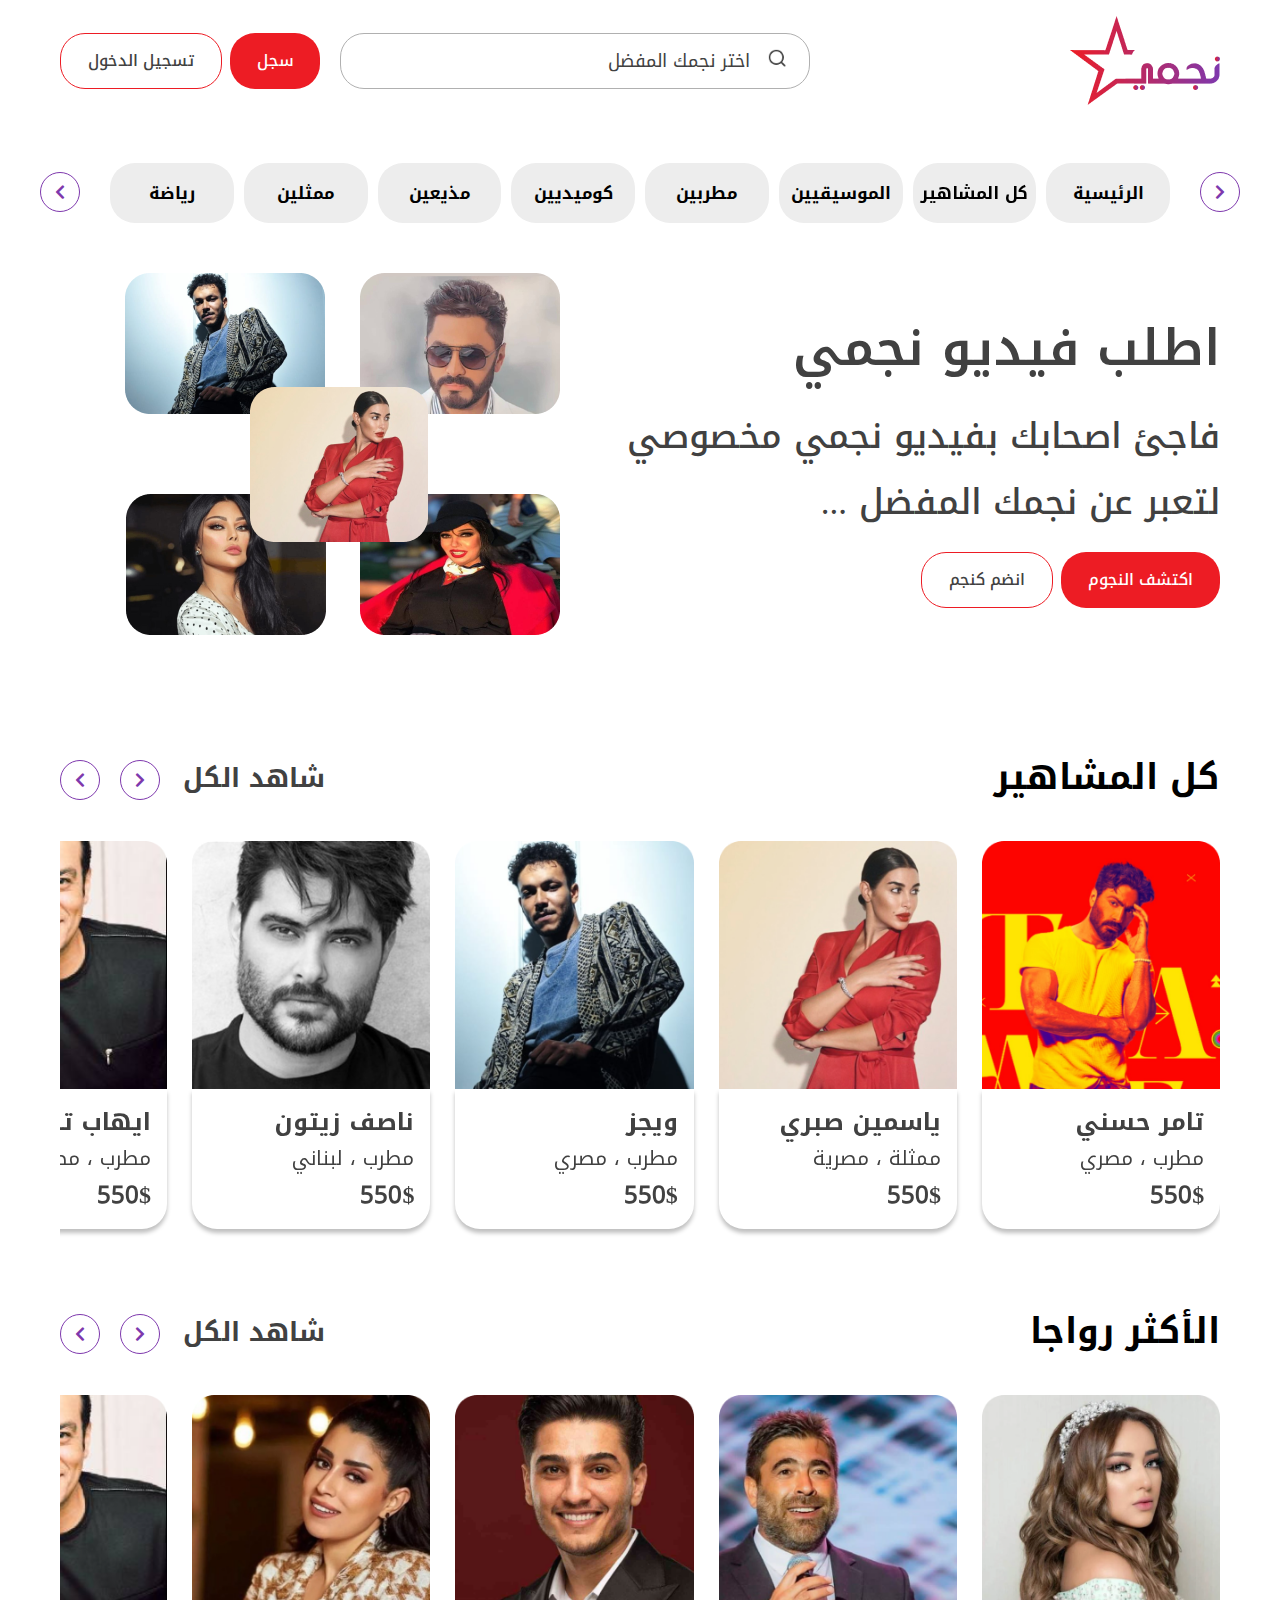
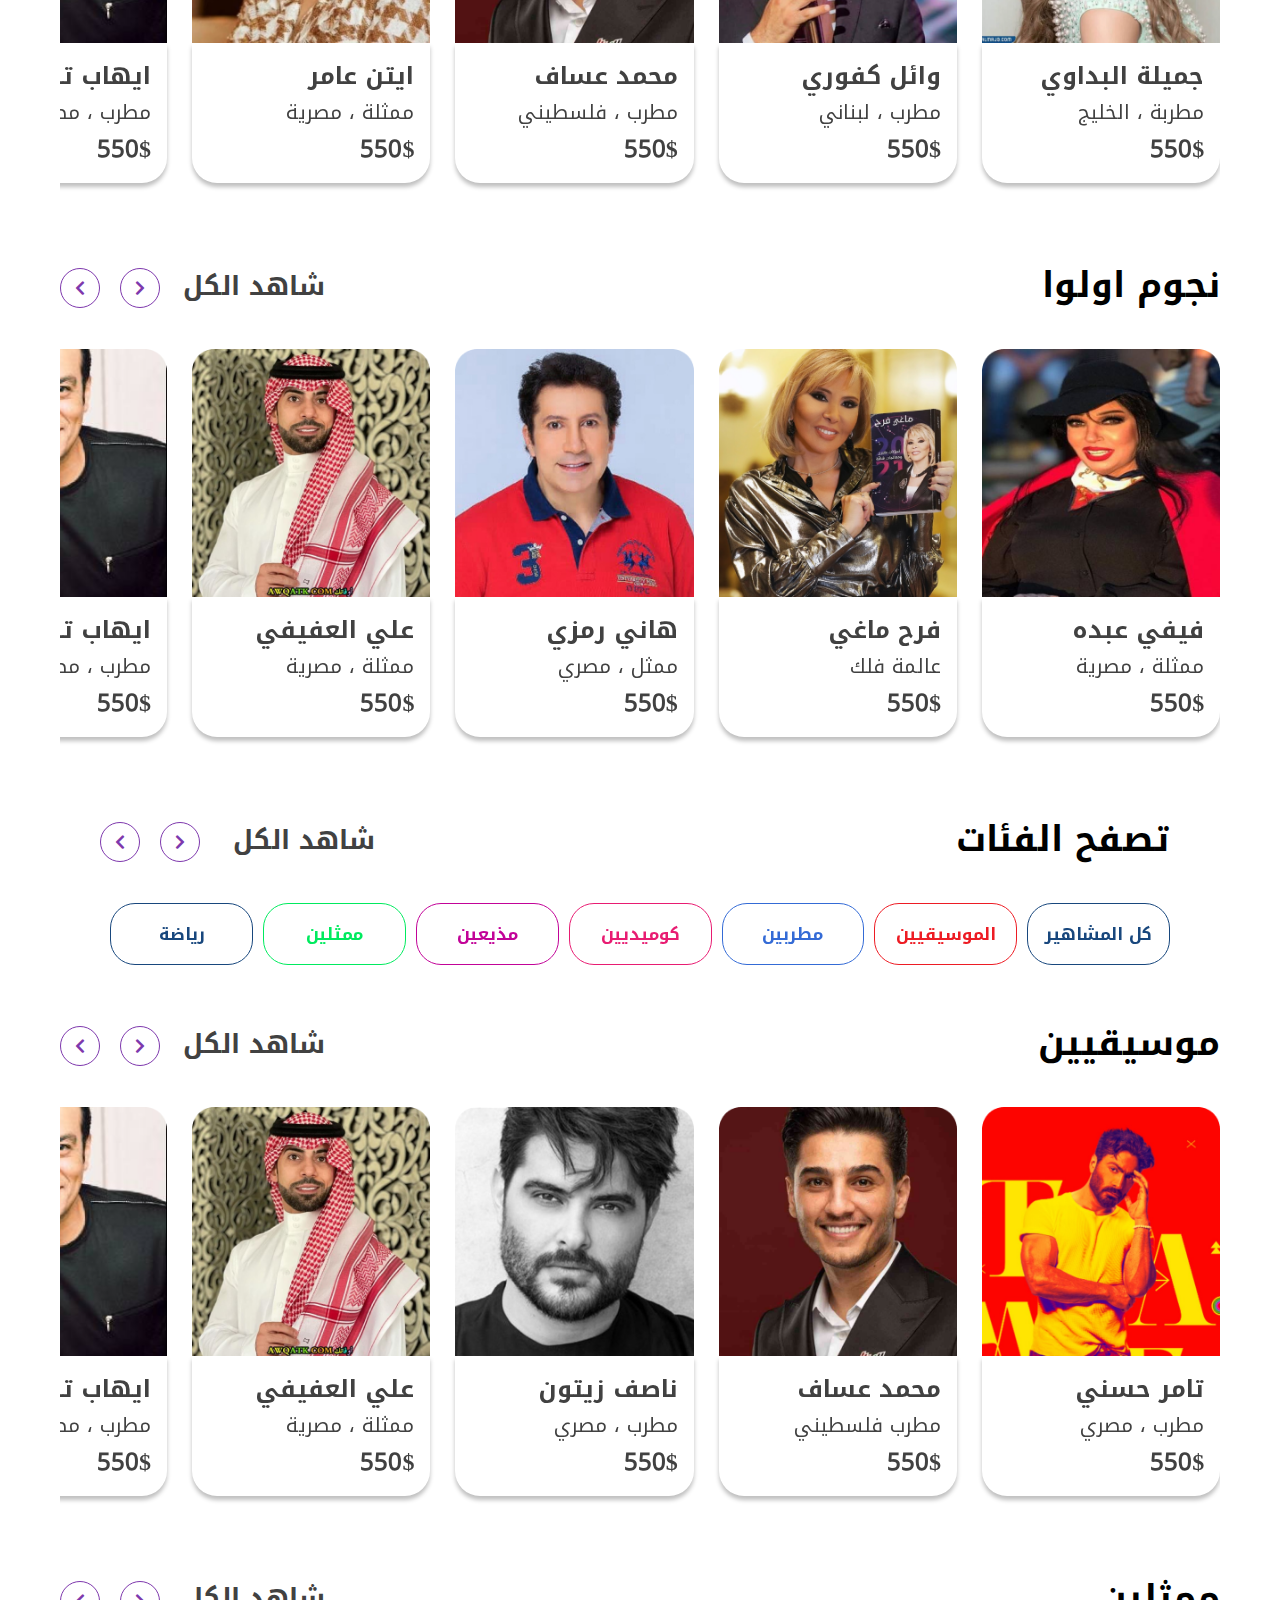
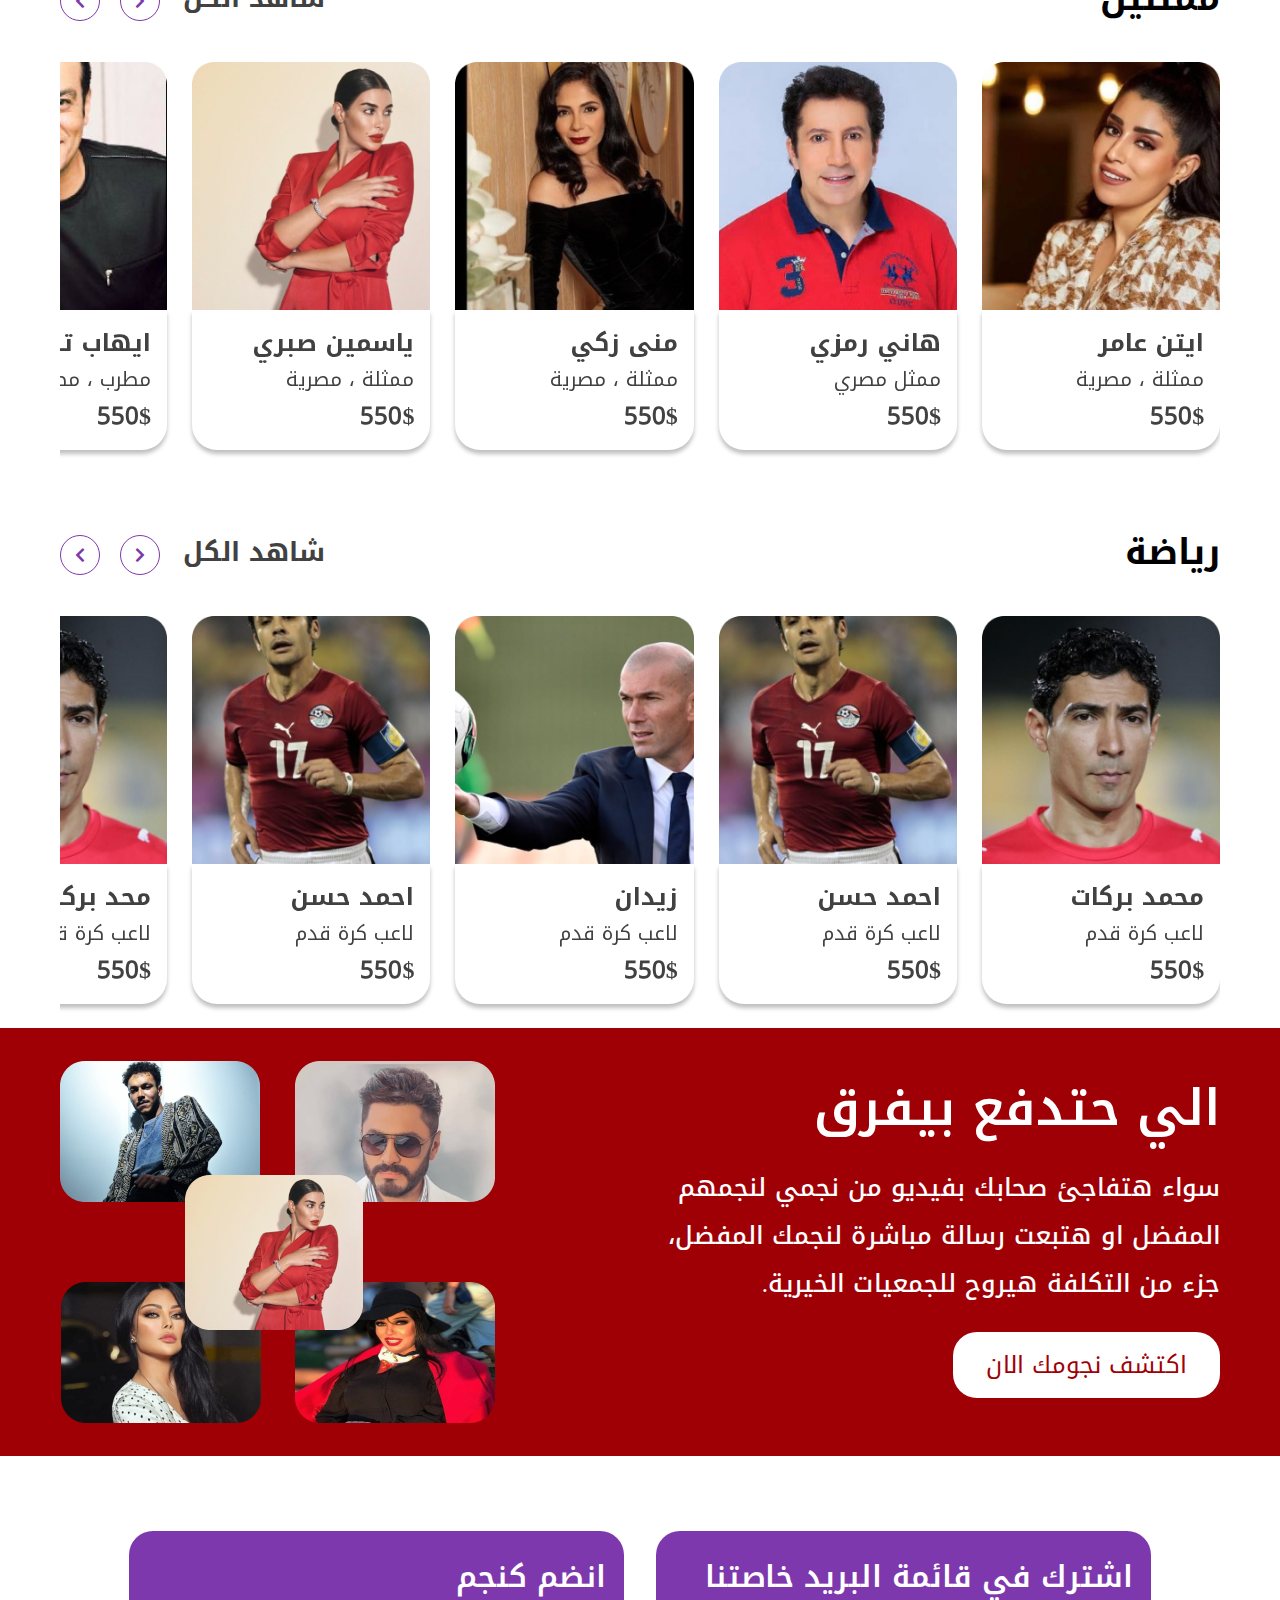
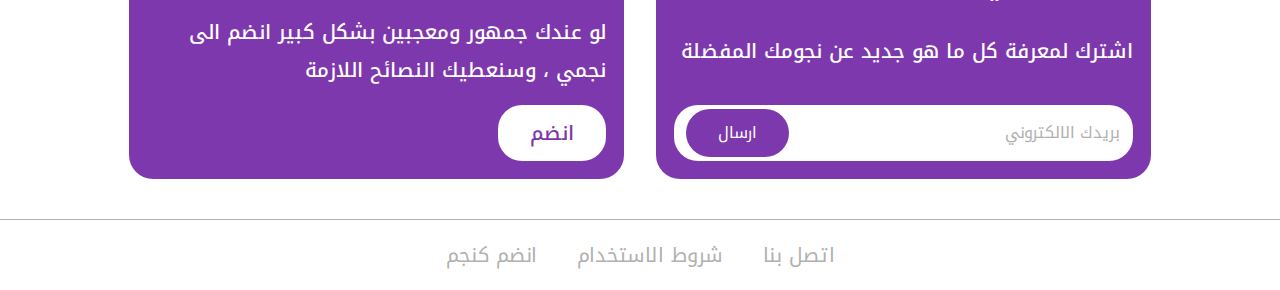
<file: index.html>
<!DOCTYPE html>
<html lang="en">

<head>
    <meta charset="UTF-8">
    <meta http-equiv="X-UA-Compatible" content="IE=edge">
    <meta name="viewport" content="width=device-width, initial-scale=1.0">
    <title>الرئيسية</title>
    <link rel="stylesheet" href="css/bootstrap.min.css">
    <link rel="stylesheet" href="css/owl.carousel.min.css">
    <link rel="stylesheet" href="css/fontawesome-all.min.css">
    <link rel="stylesheet" href="css/style.css">

</head>

<body dir="rtl">
    <nav class="navbar navbar-expand-lg">
        <div class="container-fluid">
            <a class="navbar-brand" href="#">
                <img src="imgs/logo.png" alt="logo" />
            </a>
            <div class="d-flex align-items-center actions">
                <span data-toggle="modal" data-target="#exampleModalCenter">
                    <img width="19" src="imgs/akar-icons_search.png" alt="search" />
                </span>
                <!-- Search Modal in mobile -->
                <!-- Modal -->
                <div class="modal fade" id="exampleModalCenter" tabindex="-1" role="dialog"
                    aria-labelledby="exampleModalCenterTitle" aria-hidden="true">
                    <div class="modal-dialog modal-dialog-centered" role="document">
                        <div class="modal-content">
                            <div class="modal-header">
                                <h5 class="modal-title" id="exampleModalLongTitle"> أختر نجمك المفضل </h5>
                                <button type="button" class="close" data-dismiss="modal" aria-label="Close">
                                    <span aria-hidden="true">&times;</span>
                                </button>
                            </div>
                            <div class="modal-body">
                                <form class="form-inline my-2 my-lg-0">
                                    <button class="" type="submit">
                                        <img src="imgs/akar-icons_search.png" width="19" alt="search">
                                    </button>
                                    <input class="form-control" type="search" placeholder="اختر نجمك المفضل"
                                        aria-label="Search">
                                </form>
                            </div>

                        </div>
                    </div>
                </div>
                <button class="navbar-toggler" type="button" data-toggle="collapse"
                    data-target="#navbarSupportedContent" aria-controls="navbarSupportedContent" aria-expanded="false"
                    aria-label="Toggle navigation">
                    <svg xmlns="http://www.w3.org/2000/svg" class="icon icon-tabler icon-tabler-menu-2" width="24"
                        height="24" viewBox="0 0 24 24" stroke-width="1.5" stroke="#000000" fill="none"
                        stroke-linecap="round" stroke-linejoin="round">
                        <path stroke="none" d="M0 0h24v24H0z" fill="none" />
                        <line x1="4" y1="6" x2="20" y2="6" />
                        <line x1="4" y1="12" x2="20" y2="12" />
                        <line x1="4" y1="18" x2="20" y2="18" />
                    </svg>
                </button>
            </div>

            <div class="collapse navbar-collapse" id="navbarSupportedContent">
                <ul class="navbar-nav mr-auto">
                    <li class="nav-item active">
                        <a class="nav-link" href="#">الرئيسية <span class="sr-only">(current)</span></a>
                    </li>
                    <li class="nav-item">
                        <a class="nav-link" href="#">كل المشاهير</a>
                    </li>

                    <li class="nav-item">
                        <a class="nav-link" href="#">الموسيقيين </a>
                    </li>
                    <li class="nav-item">
                        <a class="nav-link" href="#">مطربين </a>
                    </li>
                    <li class="nav-item">
                        <a class="nav-link" href="#">كوميديين </a>
                    </li>
                    <li class="nav-item">
                        <a class="nav-link" href="#">مذيعين </a>
                    </li>
                    <li class="nav-item">
                        <a class="nav-link" href="#">ممثلين </a>
                    </li>
                    <li class="nav-item">
                        <a class="nav-link" href="#">رياضة </a>
                    </li>
                </ul>
                <div class="register">
                    <form class="form-inline my-2 my-lg-0">
                        <button class="" type="submit">
                            <img src="imgs/akar-icons_search.png" width="19" alt="search">
                        </button>
                        <input class="form-control" type="search" placeholder="اختر نجمك المفضل" aria-label="Search">
                    </form>
                    <div class="login_actions">
                        <a class="reg" href="#"> سجل </a>
                        <a class="log" href="#"> تسجيل الدخول </a>
                    </div>
                </div>
            </div>
        </div>
    </nav>


    <section class="links">
        <div class="container-fluid">
            <div class="owl-carousel links_owl owl-theme">
                <div class="link">
                    <a href="#"> الرئيسية </a>
                </div>
                <div class="link">
                    <a href="#"> كل المشاهير </a>
                </div>
                <div class="link">
                    <a href="#"> الموسيقيين </a>
                </div>
                <div class="link">
                    <a href="#"> مطربين </a>
                </div>
                <div class="link">
                    <a href="#"> كوميديين</a>
                </div>
                <div class="link">
                    <a href="#"> مذيعين</a>
                </div>
                <div class="link">
                    <a href="#"> ممثلين </a>
                </div>
                <div class="link">
                    <a href="#"> رياضة </a>
                </div>
                <div class="link">
                    <a href="#"> رياضة </a>
                </div>
                <div class="link">
                    <a href="#"> رياضة </a>
                </div>
                <div class="link">
                    <a href="#"> رياضة </a>
                </div>

            </div>
        </div>
    </section>

    <section class="hero">
        <div class="container-fluid">
            <div class="row">
                <div class="col-lg-6 d-flex align-items-center">
                    <div class="hero_content">
                        <h1>اطلب فيديو نجمي </h1>
                        <p>
                            فاجئ اصحابك بفيديو نجمي مخصوصي
                            لتعبر عن نجمك المفضل ...
                        </p>
                        <div class="actions">
                            <a class="reg" href="#"> اكتشف النجوم </a>
                            <a class="log" href="#"> انضم كنجم </a>
                        </div>
                    </div>
                </div>
                <div class="col-lg-6 text-center">
                    <img src="imgs/hero.png" alt="hero" />
                </div>
            </div>
        </div>
    </section>

    <section class="most_trend all_stars">
        <div class="container-fluid">
            <div class="head d-flex align-items-center justify-content-between">
                <h2>كل المشاهير</h2>
                <a href="#"> شاهد الكل </a>
            </div>
            <div class="owl-carousel most_trend_owl owl-theme">
                <div class="link">
                    <a href="famous.html">
                        <img src="imgs/tamer.png" alt="tamer" />
                        <div class="desc">
                            <h5>تامر حسني </h5>
                            <span>مطرب ، مصري</span>
                            <strong> 550$ </strong>
                        </div>
                    </a>
                </div>
                <div class="link">
                    <a href="famous.html">
                        <img src="imgs/yasmeen.png" alt="tamer" />
                        <div class="desc">
                            <h5> ياسمين صبري </h5>
                            <span>ممثلة ، مصرية</span>
                            <strong> 550$ </strong>
                        </div>
                    </a>
                </div>
                <div class="link">
                    <a href="famous.html">
                        <img src="imgs/wegs.png" alt="tamer" />
                        <div class="desc">
                            <h5> ويجز </h5>
                            <span>مطرب ، مصري</span>
                            <strong> 550$ </strong>
                        </div>
                    </a>
                </div>
                <div class="link">
                    <a href="famous.html">
                        <img src="imgs/nasef.png" alt="tamer" />
                        <div class="desc">
                            <h5> ناصف زيتون </h5>
                            <span>مطرب ، لبناني</span>
                            <strong> 550$ </strong>
                        </div>
                    </a>
                </div>
                <div class="link">
                    <a href="famous.html">
                        <img src="imgs/ehab.png" alt="tamer" />
                        <div class="desc">
                            <h5> ايهاب توفيق </h5>
                            <span>مطرب ، مصري</span>
                            <strong> 550$ </strong>
                        </div>
                    </a>
                </div>

            </div>
        </div>
    </section>

    <section class="most_trend  trending">
        <div class="container-fluid">
            <div class="head d-flex align-items-center justify-content-between">
                <h2> الأكثر رواجا </h2>
                <a href="#"> شاهد الكل </a>
            </div>
            <div class="owl-carousel most_trend_owl owl-theme">
                <div class="link">
                    <a href="#">
                        <img src="imgs/gamela.png" alt="tamer" />
                        <div class="desc">
                            <h5> جميلة البداوي </h5>
                            <span>مطربة ، الخليج</span>
                            <strong> 550$ </strong>
                        </div>
                    </a>
                </div>
                <div class="link">
                    <a href="#">
                        <img src="imgs/wael.png" alt="tamer" />
                        <div class="desc">
                            <h5> وائل كفوري </h5>
                            <span>مطرب ، لبناني</span>
                            <strong> 550$ </strong>
                        </div>
                    </a>
                </div>
                <div class="link">
                    <a href="#">
                        <img src="imgs/3saaf.png" alt="tamer" />
                        <div class="desc">
                            <h5> محمد عساف </h5>
                            <span>مطرب ، فلسطيني</span>
                            <strong> 550$ </strong>
                        </div>
                    </a>
                </div>
                <div class="link">
                    <a href="#">
                        <img src="imgs/ayten.png" alt="tamer" />
                        <div class="desc">
                            <h5> ايتن عامر </h5>
                            <span>ممثلة ، مصرية </span>
                            <strong> 550$ </strong>
                        </div>
                    </a>
                </div>
                <div class="link">
                    <a href="#">
                        <img src="imgs/ehab.png" alt="tamer" />
                        <div class="desc">
                            <h5> ايهاب توفيق </h5>
                            <span>مطرب ، مصري</span>
                            <strong> 550$ </strong>
                        </div>
                    </a>
                </div>

            </div>
        </div>
    </section>
    <section class="most_trend  trending first">
        <div class="container-fluid">
            <div class="head d-flex align-items-center justify-content-between">
                <h2> نجوم اولوا </h2>
                <a href="#"> شاهد الكل </a>
            </div>
            <div class="owl-carousel most_trend_owl owl-theme">
                <div class="link">
                    <a href="#">
                        <img src="imgs/fifi.png" alt="tamer" />
                        <div class="desc">
                            <h5> فيفي عبده </h5>
                            <span>ممثلة ، مصرية </span>
                            <strong> 550$ </strong>
                        </div>
                    </a>
                </div>
                <div class="link">
                    <a href="#">
                        <img src="imgs/farah.png" alt="tamer" />
                        <div class="desc">
                            <h5> فرح ماغي </h5>
                            <span> عالمة فلك </span>
                            <strong> 550$ </strong>
                        </div>
                    </a>
                </div>
                <div class="link">
                    <a href="#">
                        <img src="imgs/hany.png" alt="tamer" />
                        <div class="desc">
                            <h5> هاني رمزي </h5>
                            <span>ممثل ، مصري </span>
                            <strong> 550$ </strong>
                        </div>
                    </a>
                </div>
                <div class="link">
                    <a href="#">
                        <img src="imgs/ali.png" alt="tamer" />
                        <div class="desc">
                            <h5> علي العفيفي </h5>
                            <span>ممثلة ، مصرية </span>
                            <strong> 550$ </strong>
                        </div>
                    </a>
                </div>
                <div class="link">
                    <a href="#">
                        <img src="imgs/ehab.png" alt="tamer" />
                        <div class="desc">
                            <h5> ايهاب توفيق </h5>
                            <span>مطرب ، مصري</span>
                            <strong> 550$ </strong>
                        </div>
                    </a>
                </div>

            </div>
        </div>
    </section>
    <section class="most_trend links  trending brous_cats">
        <div class="container-fluid">
            <div class="head d-flex align-items-center justify-content-between">
                <h2> تصفح الفئات </h2>
                <a href="#"> شاهد الكل </a>
            </div>
            <div class="owl-carousel owl-theme cats_owl">
                <div class="link">
                    <a class="all" href="#"> كل المشاهير </a>
                </div>
                <div class="link">
                    <a class="music" href="#"> الموسيقيين </a>
                </div>
                <div class="link">
                    <a class="singers" href="#"> مطربين </a>
                </div>
                <div class="link">
                    <a class="comedy" href="#"> كوميديين</a>
                </div>
                <div class="link">
                    <a class="radio" href="#"> مذيعين</a>
                </div>
                <div class="link">
                    <a class="artist" href="#"> ممثلين </a>
                </div>
                <div class="link">
                    <a class="sport" href="#"> رياضة </a>
                </div>
            </div>
        </div>
    </section>

    <section class="most_trend music  trending first">
        <div class="container-fluid">
            <div class="head d-flex align-items-center justify-content-between">
                <h2> موسيقيين </h2>
                <a href="#"> شاهد الكل </a>
            </div>
            <div class="owl-carousel most_trend_owl owl-theme">
                <div class="link">
                    <a href="#">
                        <img src="imgs/tamer.png" alt="tamer" />
                        <div class="desc">
                            <h5> تامر حسني </h5>
                            <span>مطرب ، مصري </span>
                            <strong> 550$ </strong>
                        </div>
                    </a>
                </div>
                <div class="link">
                    <a href="#">
                        <img src="imgs/3saaf.png" alt="tamer" />
                        <div class="desc">
                            <h5> محمد عساف </h5>
                            <span> مطرب فلسطيني </span>
                            <strong> 550$ </strong>
                        </div>
                    </a>
                </div>
                <div class="link">
                    <a href="#">
                        <img src="imgs/nasef.png" alt="tamer" />
                        <div class="desc">
                            <h5> ناصف زيتون </h5>
                            <span>مطرب ، مصري </span>
                            <strong> 550$ </strong>
                        </div>
                    </a>
                </div>
                <div class="link">
                    <a href="#">
                        <img src="imgs/ali.png" alt="tamer" />
                        <div class="desc">
                            <h5> علي العفيفي </h5>
                            <span>ممثلة ، مصرية </span>
                            <strong> 550$ </strong>
                        </div>
                    </a>
                </div>
                <div class="link">
                    <a href="#">
                        <img src="imgs/ehab.png" alt="tamer" />
                        <div class="desc">
                            <h5> ايهاب توفيق </h5>
                            <span>مطرب ، مصري</span>
                            <strong> 550$ </strong>
                        </div>
                    </a>
                </div>

            </div>
        </div>
    </section>
    <section class="most_trend  artist trending first">
        <div class="container-fluid">
            <div class="head d-flex align-items-center justify-content-between">
                <h2> ممثلين </h2>
                <a href="#"> شاهد الكل </a>
            </div>
            <div class="owl-carousel most_trend_owl owl-theme">
                <div class="link">
                    <a href="#">
                        <img src="imgs/ayten.png" alt="tamer" />
                        <div class="desc">
                            <h5> ايتن عامر </h5>
                            <span>ممثلة ، مصرية </span>
                            <strong> 550$ </strong>
                        </div>
                    </a>
                </div>
                <div class="link">
                    <a href="#">
                        <img src="imgs/hany.png" alt="tamer" />
                        <div class="desc">
                            <h5> هاني رمزي </h5>
                            <span> ممثل مصري </span>
                            <strong> 550$ </strong>
                        </div>
                    </a>
                </div>
                <div class="link">
                    <a href="#">
                        <img src="imgs/mons.png" alt="tamer" />
                        <div class="desc">
                            <h5> منى زكي </h5>
                            <span>ممثلة ، مصرية </span>
                            <strong> 550$ </strong>
                        </div>
                    </a>
                </div>
                <div class="link">
                    <a href="#">
                        <img src="imgs/yasmeen.png" alt="tamer" />
                        <div class="desc">
                            <h5> ياسمين صبري </h5>
                            <span>ممثلة ، مصرية </span>
                            <strong> 550$ </strong>
                        </div>
                    </a>
                </div>
                <div class="link">
                    <a href="#">
                        <img src="imgs/ehab.png" alt="tamer" />
                        <div class="desc">
                            <h5> ايهاب توفيق </h5>
                            <span>مطرب ، مصري</span>
                            <strong> 550$ </strong>
                        </div>
                    </a>
                </div>
            </div>
        </div>
    </section>


    <section class="most_trend sport  trending first">
        <div class="container-fluid">
            <div class="head d-flex align-items-center justify-content-between">
                <h2> رياضة </h2>
                <a href="#"> شاهد الكل </a>
            </div>
            <div class="owl-carousel most_trend_owl owl-theme">
                <div class="link">
                    <a href="#">
                        <img src="imgs/barakat.png" alt="tamer" />
                        <div class="desc">
                            <h5> محمد بركات </h5>
                            <span> لاعب كرة قدم </span>
                            <strong> 550$ </strong>
                        </div>
                    </a>
                </div>
                <div class="link">
                    <a href="#">
                        <img src="imgs/ahmed_hassan.png" alt="tamer" />
                        <div class="desc">
                            <h5> احمد حسن </h5>
                            <span> لاعب كرة قدم </span>
                            <strong> 550$ </strong>
                        </div>
                    </a>
                </div>
                <div class="link">
                    <a href="#">
                        <img src="imgs/zizo.png" alt="tamer" />
                        <div class="desc">
                            <h5> زيدان </h5>
                            <span> لاعب كرة قدم </span>
                            <strong> 550$ </strong>
                        </div>
                    </a>
                </div>
                <div class="link">
                    <a href="#">
                        <img src="imgs/ahmed_hassan.png" alt="tamer" />
                        <div class="desc">
                            <h5> احمد حسن </h5>
                            <span> لاعب كرة قدم </span>
                            <strong> 550$ </strong>
                        </div>
                    </a>
                </div>
                <div class="link">
                    <a href="#">
                        <img src="imgs/barakat.png" alt="tamer" />
                        <div class="desc">
                            <h5> محد بركات </h5>
                            <span> لاعب كرة قدم </span>
                            <strong> 550$ </strong>
                        </div>
                    </a>
                </div>

            </div>
        </div>
    </section>


    <section class="donation">
        <div class="container-fluid">
            <div class="row">
                <div class="col-lg-6">
                    <div class="content">
                        <h3> الي حتدفع بيفرق </h3>
                        <p>
                            سواء هتفاجئ صحابك بفيديو من نجمي لنجمهم المفضل
                            او هتبعت رسالة مباشرة لنجمك المفضل، جزء من التكلفة هيروح
                            للجمعيات الخيرية.
                        </p>
                        <a href="#"> اكتشف نجومك الان </a>
                    </div>
                </div>
                <div class="col-lg-6 img_div">
                    <img src="imgs/hero.png" class="mw-100" alt="" />
                </div>

            </div>
        </div>
    </section>

    <section class="subscribe">
        <div class="container-fluid">
            <div class="sub_holder d-flex flex-wrap  justify-content-center">
                <div class="right_part">
                    <h3>اشترك في قائمة البريد خاصتنا</h3>
                    <p>
                        اشترك لمعرفة كل ما هو جديد عن نجومك المفضلة
                    </p>
                    <form action="">
                        <input type="email" placeholder="بريدك الالكتروني" />
                        <button> ارسال </button>
                    </form>
                </div>
                <div class="left_part">
                    <h3>انضم كنجم</h3>
                    <p>
                        لو عندك جمهور ومعجبين بشكل كبير
                        انضم الى نجمي ، وسنعطيك النصائح اللازمة
                    </p>

                    <a href="#"> انضم </a>
                </div>
            </div>
        </div>
    </section>
    <footer>
        <div class="container-fluid">
            <div class="d-flex footer_links align-items-center justify-content-center">
                <a href="#"> اتصل بنا </a>
                <a href="#"> شروط الاستخدام </a>
                <a href="#"> انضم كنجم</a>
            </div>
        </div>
    </footer>

    <script src="js/jquery-3.2.1.min.js"></script>
    <script src="js/popper.min.js"></script>
    <script src="js/bootstrap.min.js"></script>
    <script src="js/owl.carousel.min.js"></script>
    <script src="js/main.js"></script>
    <script>

    </script>
</body>

</html>
</file>
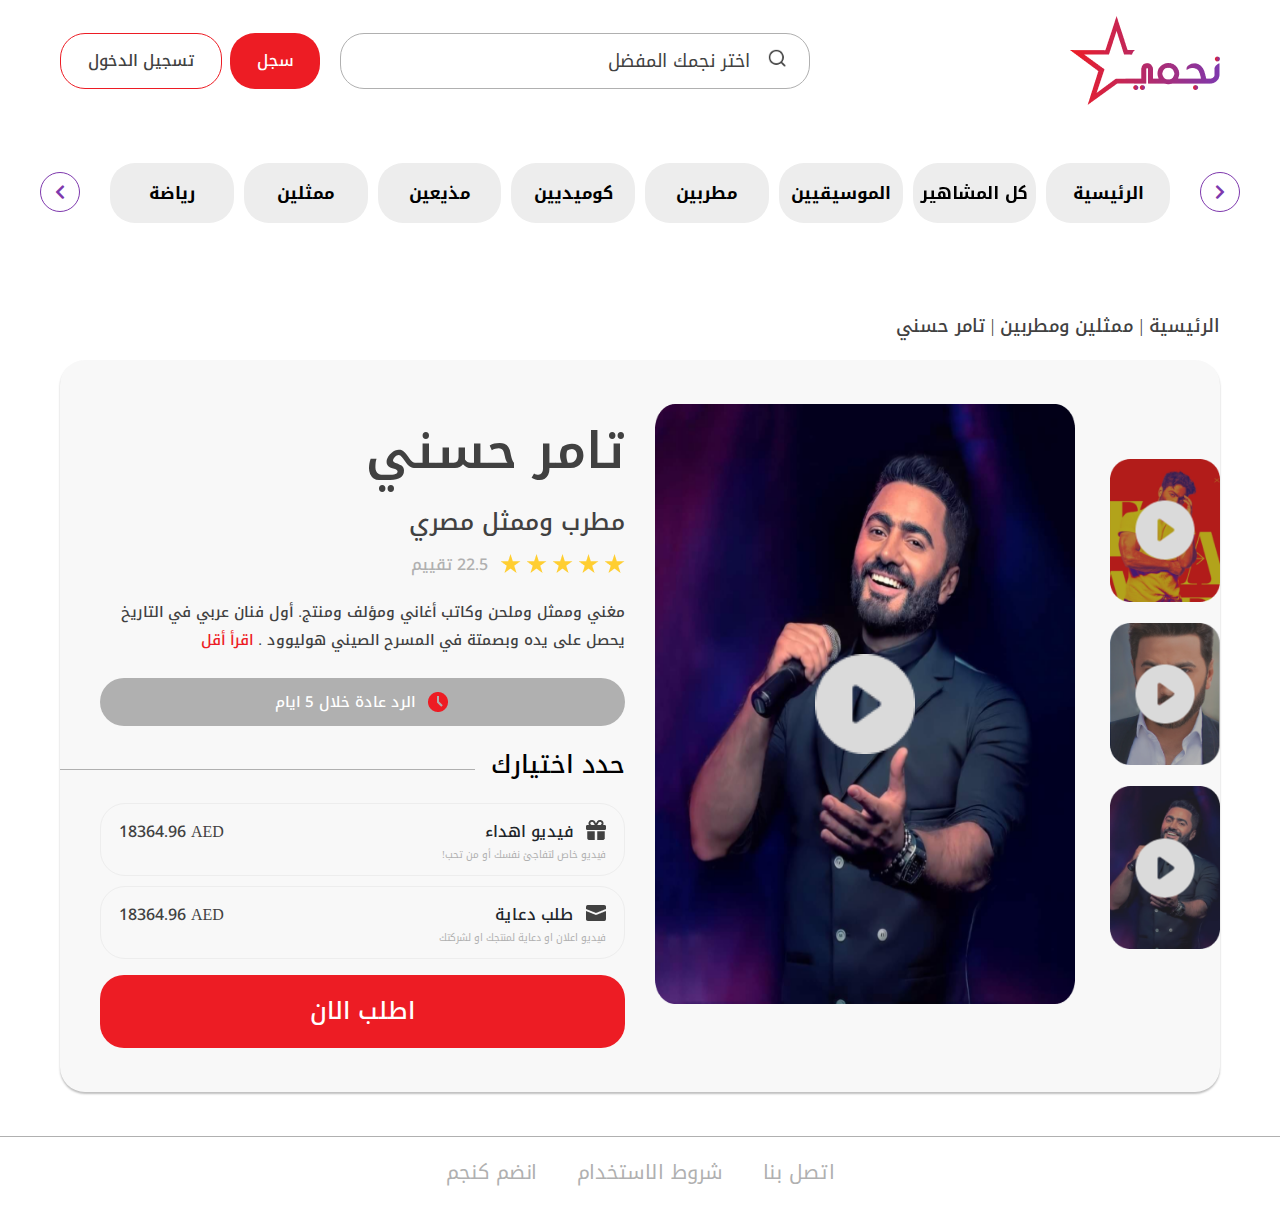
<file: famous.html>
<!DOCTYPE html>
<html lang="en">

<head>
    <meta charset="UTF-8">
    <meta http-equiv="X-UA-Compatible" content="IE=edge">
    <meta name="viewport" content="width=device-width, initial-scale=1.0">
    <title>الرئيسية</title>
    <link rel="stylesheet" href="css/bootstrap.min.css">
    <link rel="stylesheet" href="css/owl.carousel.min.css">
    <link rel="stylesheet" href="css/fontawesome-all.min.css">
    <link rel="stylesheet" href="css/style.css">

</head>

<body dir="rtl">
    <nav class="navbar navbar-expand-lg">
        <div class="container-fluid">
            <a class="navbar-brand" href="#">
                <img src="imgs/logo.png" alt="logo" />
            </a>
            <div class="d-flex align-items-center actions">
                <span data-toggle="modal" data-target="#exampleModalCenter">
                    <img width="19" src="imgs/akar-icons_search.png" alt="search" />
                </span>
                <!-- Search Modal in mobile -->
                <!-- Modal -->
                <div class="modal fade" id="exampleModalCenter" tabindex="-1" role="dialog"
                    aria-labelledby="exampleModalCenterTitle" aria-hidden="true">
                    <div class="modal-dialog modal-dialog-centered" role="document">
                        <div class="modal-content">
                            <div class="modal-header">
                                <h5 class="modal-title" id="exampleModalLongTitle"> أختر نجمك المفضل </h5>
                                <button type="button" class="close" data-dismiss="modal" aria-label="Close">
                                    <span aria-hidden="true">&times;</span>
                                </button>
                            </div>
                            <div class="modal-body">
                                <form class="form-inline my-2 my-lg-0">
                                    <button class="" type="submit">
                                        <img src="imgs/akar-icons_search.png" width="19" alt="search">
                                    </button>
                                    <input class="form-control" type="search" placeholder="اختر نجمك المفضل"
                                        aria-label="Search">
                                </form>
                            </div>

                        </div>
                    </div>
                </div>
                <button class="navbar-toggler" type="button" data-toggle="collapse"
                    data-target="#navbarSupportedContent" aria-controls="navbarSupportedContent" aria-expanded="false"
                    aria-label="Toggle navigation">
                    <svg xmlns="http://www.w3.org/2000/svg" class="icon icon-tabler icon-tabler-menu-2" width="24"
                        height="24" viewBox="0 0 24 24" stroke-width="1.5" stroke="#000000" fill="none"
                        stroke-linecap="round" stroke-linejoin="round">
                        <path stroke="none" d="M0 0h24v24H0z" fill="none" />
                        <line x1="4" y1="6" x2="20" y2="6" />
                        <line x1="4" y1="12" x2="20" y2="12" />
                        <line x1="4" y1="18" x2="20" y2="18" />
                    </svg>
                </button>
            </div>

            <div class="collapse navbar-collapse" id="navbarSupportedContent">
                <ul class="navbar-nav mr-auto">
                    <li class="nav-item active">
                        <a class="nav-link" href="#">الرئيسية <span class="sr-only">(current)</span></a>
                    </li>
                    <li class="nav-item">
                        <a class="nav-link" href="#">كل المشاهير</a>
                    </li>

                    <li class="nav-item">
                        <a class="nav-link" href="#">الموسيقيين </a>
                    </li>
                    <li class="nav-item">
                        <a class="nav-link" href="#">مطربين </a>
                    </li>
                    <li class="nav-item">
                        <a class="nav-link" href="#">كوميديين </a>
                    </li>
                    <li class="nav-item">
                        <a class="nav-link" href="#">مذيعين </a>
                    </li>
                    <li class="nav-item">
                        <a class="nav-link" href="#">ممثلين </a>
                    </li>
                    <li class="nav-item">
                        <a class="nav-link" href="#">رياضة </a>
                    </li>
                </ul>
                <div class="register">
                    <form class="form-inline my-2 my-lg-0">
                        <button class="" type="submit">
                            <img src="imgs/akar-icons_search.png" width="19" alt="search">
                        </button>
                        <input class="form-control" type="search" placeholder="اختر نجمك المفضل" aria-label="Search">
                    </form>
                    <div class="login_actions">
                        <a class="reg" href="#"> سجل </a>
                        <a class="log" href="#"> تسجيل الدخول </a>
                    </div>
                </div>
            </div>
        </div>
    </nav>


    <section class="links">
        <div class="container-fluid">
            <div class="owl-carousel links_owl owl-theme">
                <div class="link">
                    <a href="#"> الرئيسية </a>
                </div>
                <div class="link">
                    <a href="#"> كل المشاهير </a>
                </div>
                <div class="link">
                    <a href="#"> الموسيقيين </a>
                </div>
                <div class="link">
                    <a href="#"> مطربين </a>
                </div>
                <div class="link">
                    <a href="#"> كوميديين</a>
                </div>
                <div class="link">
                    <a href="#"> مذيعين</a>
                </div>
                <div class="link">
                    <a href="#"> ممثلين </a>
                </div>
                <div class="link">
                    <a href="#"> رياضة </a>
                </div>
                <div class="link">
                    <a href="#"> رياضة </a>
                </div>
                <div class="link">
                    <a href="#"> رياضة </a>
                </div>
                <div class="link">
                    <a href="#"> رياضة </a>
                </div>

            </div>
        </div>
    </section>

    <div class="bread">
        <div class="container-fluid">
            <span>الرئيسية | </span>
            <span>ممثلين ومطربين |</span>
            <a href="#"> تامر حسني </a>
        </div>
    </div>

    <section class="artist_info">
        <div class="container-fluid">
            <div class="artis_wrapper">
                <div class="row">
                    <div class="col-lg-6">
                        <div class="right_part d-flex">

                            <div class="thumbs">
                                <div class="position-relative">
                                    <img src="imgs/tamer1.png" alt="">
                                    <img src="imgs/paly.png" class="play" alt="">
                                </div>
                                <div class="position-relative">
                                    <img src="imgs/tamer2.png" alt="">
                                    <img src="imgs/paly.png" class="play" alt="">
                                </div>
                                <div class="position-relative">
                                    <img src="imgs/tamer3.png" alt="">
                                    <img src="imgs/paly.png" class="play" alt="">
                                </div>
                            </div>
                            <div class="main_img">
                                <img src="imgs/tamer_main.png" alt="" />
                                <img src="imgs/paly.png" class="play" alt="" />
                            </div>
                        </div>
                    </div>
                    <div class="col-lg-6">
                        <div class="left_part">
                            <h2> تامر حسني </h2>
                            <h6> مطرب وممثل مصري </h6>
                            <div class="rate d-flex align-items-center">
                                <div class="start">
                                    <img src="imgs/star.png" alt="">
                                    <img src="imgs/star.png" alt="">
                                    <img src="imgs/star.png" alt="">
                                    <img src="imgs/star.png" alt="">
                                    <img src="imgs/star.png" alt="">
                                </div>
                                <span> 22.5 تقييم </span>
                            </div>
                            <p class="desc">
                                مغني وممثل وملحن وكاتب أغاني ومؤلف ومنتج. أول فنان عربي في التاريخ
                                يحصل على يده وبصمتة في المسرح الصيني هوليوود . 
                                <span> اقرأ أقل  </span> 
                            </p>
                            <div class="reply d-flex align-items-center justify-content-center">
                                <img src="imgs/time.png" alt="">
                                <span>الرد عادة خلال 5 ايام</span>
                            </div>
                            <div class="make_choise">
                                <h4> <span> حدد اختيارك </span> </h4>
                            </div>

                            <div class="options">
                                <div class="gift_opt">
                                    <div class="d-flex justify-content-between align-items-center">
                                        <div class="label">
                                            <img src="imgs/gift.png" alt="">
                                            <span> فيديو اهداء </span>
                                        </div>
                                        <span class="price"> 18364.96 AED </span>
                                    </div>
                                    <p>فيديو خاص لتفاجئ نفسك أو من تحب! </p>
                                </div>
                                <div class="gift_opt envelope_opt">
                                    <div class="d-flex justify-content-between align-items-center">
                                        <div class="label">
                                            <img src="imgs/envelope.png" alt="">
                                            <span> طلب دعاية </span>
                                        </div>
                                        <span class="price"> 18364.96 AED </span>
                                    </div>
                                   
                                    <p>فيديو اعلان او دعاية لمنتجك او لشركتك</p>
                                </div>
                                <button class="order_now"> اطلب الان </button>
                            </div>
                        </div>
                    </div>
                </div>
            </div>
        </div>
    </section>
    <footer>
        <div class="container-fluid">
            <div class="d-flex footer_links align-items-center justify-content-center">
                <a href="#"> اتصل بنا </a>
                <a href="#"> شروط الاستخدام </a>
                <a href="#"> انضم كنجم</a>
            </div>
        </div>
    </footer>
    <script src="js/jquery-3.2.1.min.js"></script>
    <script src="js/popper.min.js"></script>
    <script src="js/bootstrap.min.js"></script>
    <script src="js/owl.carousel.min.js"></script>
    <script src="js/main.js"></script>
    <script>

    </script>
</body>

</html>
</file>
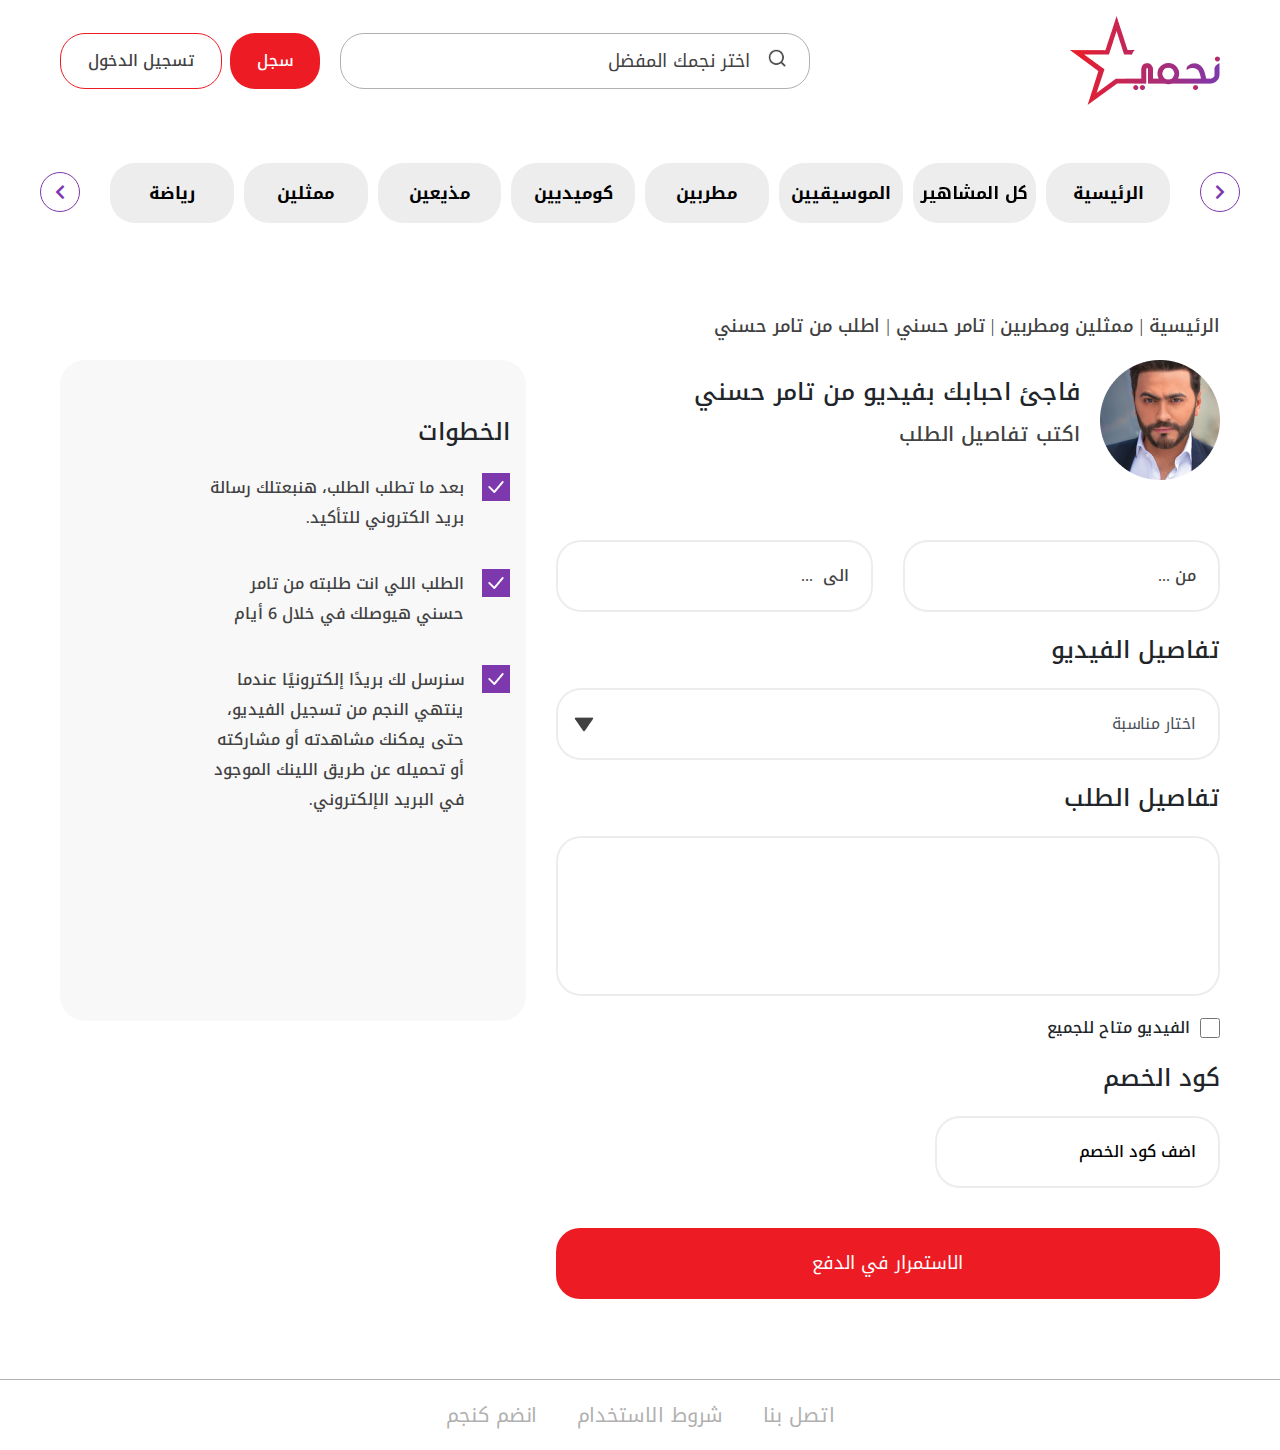
<file: payment.html>
<!DOCTYPE html>
<html lang="en">

<head>
    <meta charset="UTF-8">
    <meta http-equiv="X-UA-Compatible" content="IE=edge">
    <meta name="viewport" content="width=device-width, initial-scale=1.0">
    <title>الرئيسية</title>
    <link rel="stylesheet" href="css/bootstrap.min.css">
    <link rel="stylesheet" href="css/owl.carousel.min.css">
    <link rel="stylesheet" href="css/fontawesome-all.min.css">
    <link rel="stylesheet" href="css/style.css">

</head>

<body dir="rtl">
    <nav class="navbar navbar-expand-lg">
        <div class="container-fluid">
            <a class="navbar-brand" href="#">
                <img src="imgs/logo.png" alt="logo" />
            </a>
            <div class="d-flex align-items-center actions">
                <span data-toggle="modal" data-target="#exampleModalCenter">
                    <img width="19" src="imgs/akar-icons_search.png" alt="search" />
                </span>
                <!-- Search Modal in mobile -->
                <!-- Modal -->
                <div class="modal fade" id="exampleModalCenter" tabindex="-1" role="dialog"
                    aria-labelledby="exampleModalCenterTitle" aria-hidden="true">
                    <div class="modal-dialog modal-dialog-centered" role="document">
                        <div class="modal-content">
                            <div class="modal-header">
                                <h5 class="modal-title" id="exampleModalLongTitle"> أختر نجمك المفضل </h5>
                                <button type="button" class="close" data-dismiss="modal" aria-label="Close">
                                    <span aria-hidden="true">&times;</span>
                                </button>
                            </div>
                            <div class="modal-body">
                                <form class="form-inline my-2 my-lg-0">
                                    <button class="" type="submit">
                                        <img src="imgs/akar-icons_search.png" width="19" alt="search">
                                    </button>
                                    <input class="form-control" type="search" placeholder="اختر نجمك المفضل"
                                        aria-label="Search">
                                </form>
                            </div>

                        </div>
                    </div>
                </div>
                <button class="navbar-toggler" type="button" data-toggle="collapse"
                    data-target="#navbarSupportedContent" aria-controls="navbarSupportedContent" aria-expanded="false"
                    aria-label="Toggle navigation">
                    <svg xmlns="http://www.w3.org/2000/svg" class="icon icon-tabler icon-tabler-menu-2" width="24"
                        height="24" viewBox="0 0 24 24" stroke-width="1.5" stroke="#000000" fill="none"
                        stroke-linecap="round" stroke-linejoin="round">
                        <path stroke="none" d="M0 0h24v24H0z" fill="none" />
                        <line x1="4" y1="6" x2="20" y2="6" />
                        <line x1="4" y1="12" x2="20" y2="12" />
                        <line x1="4" y1="18" x2="20" y2="18" />
                    </svg>
                </button>
            </div>

            <div class="collapse navbar-collapse" id="navbarSupportedContent">
                <ul class="navbar-nav mr-auto">
                    <li class="nav-item active">
                        <a class="nav-link" href="#">الرئيسية <span class="sr-only">(current)</span></a>
                    </li>
                    <li class="nav-item">
                        <a class="nav-link" href="#">كل المشاهير</a>
                    </li>

                    <li class="nav-item">
                        <a class="nav-link" href="#">الموسيقيين </a>
                    </li>
                    <li class="nav-item">
                        <a class="nav-link" href="#">مطربين </a>
                    </li>
                    <li class="nav-item">
                        <a class="nav-link" href="#">كوميديين </a>
                    </li>
                    <li class="nav-item">
                        <a class="nav-link" href="#">مذيعين </a>
                    </li>
                    <li class="nav-item">
                        <a class="nav-link" href="#">ممثلين </a>
                    </li>
                    <li class="nav-item">
                        <a class="nav-link" href="#">رياضة </a>
                    </li>
                </ul>
                <div class="register">
                    <form class="form-inline my-2 my-lg-0">
                        <button class="" type="submit">
                            <img src="imgs/akar-icons_search.png" width="19" alt="search">
                        </button>
                        <input class="form-control" type="search" placeholder="اختر نجمك المفضل" aria-label="Search">
                    </form>
                    <div class="login_actions">
                        <a class="reg" href="#"> سجل </a>
                        <a class="log" href="#"> تسجيل الدخول </a>
                    </div>
                </div>
            </div>
        </div>
    </nav>





    <section class="links">
        <div class="container-fluid">
            <div class="owl-carousel links_owl owl-theme">
                <div class="link">
                    <a href="#"> الرئيسية </a>
                </div>
                <div class="link">
                    <a href="#"> كل المشاهير </a>
                </div>
                <div class="link">
                    <a href="#"> الموسيقيين </a>
                </div>
                <div class="link">
                    <a href="#"> مطربين </a>
                </div>
                <div class="link">
                    <a href="#"> كوميديين</a>
                </div>
                <div class="link">
                    <a href="#"> مذيعين</a>
                </div>
                <div class="link">
                    <a href="#"> ممثلين </a>
                </div>
                <div class="link">
                    <a href="#"> رياضة </a>
                </div>
                <div class="link">
                    <a href="#"> رياضة </a>
                </div>
                <div class="link">
                    <a href="#"> رياضة </a>
                </div>
                <div class="link">
                    <a href="#"> رياضة </a>
                </div>

            </div>
        </div>
    </section>

    <div class="bread">
        <div class="container-fluid">
            <span>الرئيسية | </span>
            <span>ممثلين ومطربين |</span>
            <span> تامر حسني |</span>
            <a href="#"> اطلب من تامر حسني </a>
        </div>
    </div>

    <section class="payment">
        <div class="container-fluid">
            <div class="row">
                <div class="col-lg-7">
                    <div class="right">
                        <div class="heading d-flex align-items-center">
                            <img src="imgs/Artisit_thumb.png" alt="">
                            <div>
                                <h5> فاجئ احبابك بفيديو من تامر حسني </h5>
                                <p>اكتب تفاصيل الطلب</p>
                            </div>
                        </div>
                        <form action="">
                            <div class="row">
                                <div class="col-lg-6">
                                    <div class="input_wrapper">
                                        <input type="text" placeholder="من ...">
                                    </div>
                                </div>
                                <div class="col-lg-6">
                                    <div class="input_wrapper">
                                        <input type="text" placeholder="الى  ...">
                                    </div>
                                </div>
                                <div class="col-lg-12">
                                    <div class="input_wrapper">
                                        <label> تفاصيل الفيديو </label>
                                        <select class="custom-select">
                                            <option selected> اختار مناسبة </option>
                                            <option value="1">عيد ميلاد </option>
                                            <option value="2">عيد ميلاد </option>
                                            <option value="3">عيد ميلاد </option>
                                        </select>
                                    </div>
                                </div>
                                <div class="col-lg-12">
                                    <div class="input_wrapper">
                                        <label> تفاصيل الطلب </label>
                                        <textarea></textarea>
                                    </div>
                                </div>
                                <div class="col-lg-12">
                                    <div class="input_wrapper checkbox_div">
                                        <input type="checkbox" />
                                        <label> الفيديو متاح للجميع </label>

                                    </div>
                                </div>
                                <div class="col-lg-12">
                                    <div class="input_wrapper discount">
                                        <label>كود الخصم </label>
                                        <input class="code" type="text" placeholder="اضف كود الخصم " />

                                    </div>
                                </div>
                                <div class="col-lg-12">
                                    <div class="input_wrapper">
                                        <button> الاستمرار في الدفع </button>
                                    </div>
                                </div>
                            </div>
                        </form>
                    </div>
                </div>
                <div class="col-lg-5">
                    <div class="steps">
                        <h6>الخطوات </h6>
                        <div class="step">
                            <span>
                                <img src="imgs/check.png" alt="">
                            </span>
                            <p>
                                بعد ما تطلب الطلب، هنبعتلك
                                رسالة بريد الكتروني للتأكيد.

                            </p>
                        </div>
                        <div class="step">
                            <span>
                                <img src="imgs/check.png" alt="">
                            </span>
                            <p>
                                الطلب اللي انت طلبته من تامر حسني هيوصلك في خلال 6 أيام
                            </p>
                        </div>
                        <div class="step">
                            <span>
                                <img src="imgs/check.png" alt="">
                            </span>
                            <p>
                                سنرسل لك بريدًا إلكترونيًا عندما ينتهي النجم من تسجيل الفيديو، حتى يمكنك مشاهدته أو
                                مشاركته أو تحميله عن طريق اللينك الموجود في البريد الإلكتروني.
                            </p>
                        </div>
                    </div>
                </div>
            </div>
        </div>
    </section>

    <footer>
        <div class="container-fluid">
            <div class="d-flex footer_links align-items-center justify-content-center">
                <a href="#"> اتصل بنا </a>
                <a href="#"> شروط الاستخدام </a>
                <a href="#"> انضم كنجم</a>
            </div>
        </div>
    </footer>
    <script src="js/jquery-3.2.1.min.js"></script>
    <script src="js/popper.min.js"></script>
    <script src="js/bootstrap.min.js"></script>
    <script src="js/owl.carousel.min.js"></script>
    <script src="js/main.js"></script>
    <script>

    </script>
</body>

</html>
</file>
<file: css/style.css>
@font-face {
  font-family: "NotoKufiArabic-Bold";
  src: url(../fonts/NotoKufiArabic-Bold.ttf);
  font-weight: 700;
}
@font-face {
  font-family: "NotoKufiArabic-Regular";
  src: url(../fonts/NotoKufiArabic-Regular.ttf);
  font-weight: normal;
}
@font-face {
  font-family: "NotoKufiArabic-SemiBold";
  src: url(../fonts/NotoKufiArabic-SemiBold.ttf);
  font-weight: 600;
}
@font-face {
  font-family: "NotoKufiArabic-Medium";
  src: url(../fonts/NotoKufiArabic-Medium.ttf);
  font-weight: 500;
}
body {
  font-family: "NotoKufiArabic-Regular";
  text-align: start;
}

.owl-dots {
  display: none !important;
}

.container-fluid {
  padding-inline: 60px;
}
@media (max-width: 992px) {
  .container-fluid {
    padding-inline: 15px !important;
  }
}

@media (min-width: 992px) {
  .navbar-expand-lg .navbar-collapse {
    display: flex !important;
    flex-basis: auto;
  }
}
@media (min-width: 992px) {
  .navbar-expand-lg .actions {
    display: none !important;
  }
}
.navbar-expand-lg .actions {
  gap: 20px;
}
.navbar-expand-lg .actions .navbar-toggler {
  border: none;
  outline: none;
  padding: 0;
}

.modal-content .modal-header {
  align-items: center;
}
.modal-content .modal-header .close {
  padding: 0;
  margin: 0;
}

.form-inline {
  border: 1px solid #B0B0B0;
  border-radius: 24px;
  padding: 8px 16px;
  width: 470px;
}
@media (max-width: 1200px) {
  .form-inline {
    width: 400px;
  }
}
.form-inline input {
  margin: 0;
  background-color: transparent;
  border: none !important;
  box-shadow: none !important;
  padding-top: 8px;
  -webkit-padding-start: 12px;
          padding-inline-start: 12px;
}
.form-inline input::-moz-placeholder {
  color: #414141;
  font-size: 18px;
}
.form-inline input:-ms-input-placeholder {
  color: #414141;
  font-size: 18px;
}
.form-inline input::placeholder {
  color: #414141;
  font-size: 18px;
}
.form-inline button {
  background-color: transparent;
  border: none;
  outline: none;
}
@media (max-width: 991px) {
  .form-inline {
    display: none;
  }
}

@media (max-width: 991px) {
  .modal-body .form-inline {
    display: flex;
    width: 100%;
    flex-wrap: nowrap;
  }
}

.reg {
  height: 56px;
  padding: 12px 27px;
  color: #fff !important;
  text-decoration: none !important;
  display: inline-flex;
  align-items: center;
  justify-content: center;
  background: #ED1C24;
  border-radius: 25px;
  font-family: "NotoKufiArabic-Medium";
}
@media (max-width: 991px) {
  .reg {
    height: 40px;
    padding: 12px 20px;
    font-size: 14px;
  }
}

.log {
  height: 56px;
  padding: 12px 27px;
  color: #414141 !important;
  display: inline-flex;
  text-decoration: none !important;
  align-items: center;
  justify-content: center;
  background: transparent;
  border-radius: 25px;
  border: 1px solid #ED1C24;
  font-style: normal;
  font-family: "NotoKufiArabic-Medium";
}
@media (max-width: 991px) {
  .log {
    height: 40px;
    padding: 12px 20px;
    font-size: 14px;
  }
}

/*.navbar*/
.navbar {
  padding-inline: 0;
  padding-block: 1rem;
}
@media (max-width: 991px) {
  .navbar .navbar-collapse {
    padding: 16px;
    border: 1px solid #f1f1f1;
    border-radius: 24px;
    margin-top: 16px;
  }
}
.navbar .navbar-brand {
  margin: 0;
  padding: 0;
}
@media (max-width: 991px) {
  .navbar .navbar-brand {
    width: 113px;
  }
  .navbar .navbar-brand img {
    width: 100%;
  }
}
.navbar .navbar-nav {
  display: none;
}
@media (max-width: 991px) {
  .navbar .navbar-nav {
    display: flex;
    padding: 0;
  }
  .navbar .navbar-nav .nav-link {
    color: #000;
    font-family: "NotoKufiArabic-SemiBold";
  }
}
.navbar .register {
  display: flex;
  align-items: center;
  flex: 1;
  justify-content: flex-end;
  gap: 20px;
}
@media (max-width: 991px) {
  .navbar .register {
    justify-content: flex-start;
  }
}
.navbar .register .login_actions {
  display: flex;
  align-items: center;
  gap: 8px;
}

/*links*/
.links {
  padding: 42px 40px 0;
}
@media (max-width: 991px) {
  .links {
    display: none;
  }
}
.links .container-fluid {
  position: relative;
  padding-inline: 70px;
}
.links .link {
  text-align: center;
}
.links .link a {
  display: block;
  width: 100%;
  background-color: #ededed;
  padding: 13px 7px;
  display: flex;
  align-items: center;
  justify-content: center;
  line-height: 34px;
  font-size: 17px;
  border-radius: 25px;
  color: #000;
  font-family: "NotoKufiArabic-Bold";
  text-decoration: none !important;
  transition: 0.3s all ease-in-out;
}
.links .link a:hover {
  background-color: #ED1C24;
  color: #fff;
}
.links .owl-carousel {
  position: static;
}
.links .owl-carousel .owl-stage-outer {
  z-index: 2;
}
.links .owl-carousel .owl-nav {
  position: absolute;
  top: 9px;
  width: 100%;
  display: flex;
  align-items: center;
  justify-content: space-between;
  right: 0;
}
.links .owl-carousel .owl-nav button {
  outline: none !important;
}
.links .owl-carousel .owl-nav .fa-chevron-right,
.links .owl-carousel .owl-nav .fa-chevron-left {
  border: 1px solid #7E38AD;
  color: #7E38AD;
  transition: 0.3s all ease-in-out;
  width: 40px;
  height: 40px;
  display: flex;
  align-items: center;
  justify-content: center;
  border-radius: 50%;
}
.links .owl-carousel .owl-nav .fa-chevron-right:hover,
.links .owl-carousel .owl-nav .fa-chevron-left:hover {
  background-color: #7E38AD;
  color: #fff;
}
.links .owl-carousel .owl-dots {
  display: none;
}

.hero {
  padding: 50px 0;
}
@media (max-width: 991px) {
  .hero {
    padding: 15px 0;
  }
}
@media (max-width: 991px) {
  .hero .row {
    flex-direction: column-reverse;
  }
  .hero .row .text-center {
    text-align: start !important;
  }
  .hero .row img {
    max-width: 100%;
    margin-bottom: 16px;
  }
}
.hero .hero_content h1 {
  font-size: 50px;
  font-family: "NotoKufiArabic-SemiBold";
  line-height: 95px;
  color: #414141;
}
@media (max-width: 650px) {
  .hero .hero_content h1 {
    font-size: 22px;
    line-height: 32px;
  }
}
.hero .hero_content p {
  font-size: 35px;
  color: #414141;
  line-height: 66px;
  font-family: "NotoKufiArabic-Medium";
  width: 600px;
  max-width: 100%;
}
@media (max-width: 650px) {
  .hero .hero_content p {
    font-size: 15px;
    line-height: 25px;
    width: 100%;
  }
}
.hero .hero_content .actions {
  display: flex;
  gap: 8px;
}

.most_trend {
  padding-top: 60px;
}
@media (max-width: 991px) {
  .most_trend {
    padding: 15px 0 !important;
  }
}
.most_trend .container-fluid {
  position: relative;
}
.most_trend .most_trend_owl {
  position: static;
}
.most_trend .most_trend_owl .owl-nav {
  position: absolute;
  top: 15px;
  left: 60px;
  display: flex;
  gap: 20px;
}
@media (max-width: 991px) {
  .most_trend .most_trend_owl .owl-nav {
    display: none;
  }
}
.most_trend .most_trend_owl .owl-nav button {
  outline: none !important;
}
.most_trend .most_trend_owl .owl-nav .fa-chevron-right,
.most_trend .most_trend_owl .owl-nav .fa-chevron-left {
  width: 40px;
  height: 40px;
  border: 1px solid #7E38AD;
  color: #7E38AD;
  border-radius: 50%;
  display: flex;
  align-items: center;
  justify-content: center;
  transition: 0.3s all ease-in-out;
}
.most_trend .most_trend_owl .owl-nav .fa-chevron-right:hover,
.most_trend .most_trend_owl .owl-nav .fa-chevron-left:hover {
  background-color: #7E38AD;
  color: #fff;
}
.most_trend .most_trend_owl .link a {
  text-decoration: none !important;
}
.most_trend .most_trend_owl .link a .desc {
  background: #FFFFFF;
  box-shadow: 0px 4px 4px rgba(0, 0, 0, 0.25);
  border-radius: 0 0 25px 25px;
  display: block;
  height: auto;
  margin-bottom: 24px;
  padding: 16px;
}
@media (max-width: 991px) {
  .most_trend .most_trend_owl .link a .desc {
    padding: 10px;
    margin-bottom: 8px;
  }
}
.most_trend .most_trend_owl .link a .desc h5 {
  font-size: 24px;
  color: #414141;
  line-height: 34px;
  font-family: "NotoKufiArabic-Bold";
  margin: 0;
}
@media (max-width: 991px) {
  .most_trend .most_trend_owl .link a .desc h5 {
    font-size: 14px;
    line-height: 24px;
  }
}
.most_trend .most_trend_owl .link a .desc span {
  display: block;
  color: #414141;
  font-size: 20px;
  line-height: 38px;
}
@media (max-width: 991px) {
  .most_trend .most_trend_owl .link a .desc span {
    font-size: 12px;
    line-height: 22px;
  }
}
.most_trend .most_trend_owl .link a .desc strong {
  font-size: 24px;
  color: #414141;
}
@media (max-width: 991px) {
  .most_trend .most_trend_owl .link a .desc strong {
    font-size: 14px;
    line-height: 24px;
  }
}
.most_trend .head {
  margin-bottom: 30px;
}
@media (max-width: 991px) {
  .most_trend .head {
    margin-bottom: 20px;
  }
}
.most_trend .head h2 {
  color: #000000;
  font-family: "NotoKufiArabic-Bold";
  font-size: 35px;
  line-height: 66px;
  margin: 0;
}
@media (max-width: 650px) {
  .most_trend .head h2 {
    font-size: 16px;
    line-height: 26px;
  }
}
.most_trend .head a {
  font-size: 26px;
  color: #414141;
  font-family: "NotoKufiArabic-Bold";
  -webkit-padding-end: 123px;
          padding-inline-end: 123px;
  text-decoration: none !important;
}
@media (max-width: 991px) {
  .most_trend .head a {
    -webkit-padding-end: 0;
            padding-inline-end: 0;
  }
}
@media (max-width: 650px) {
  .most_trend .head a {
    color: #ED1C24;
    font-size: 13px;
    line-height: 23px;
  }
}

.trending {
  padding-top: 46px;
}

.links.brous_cats {
  display: block;
}

.brous_cats .owl-carousel .owl-nav {
  position: absolute;
  top: 15px;
  left: 60px;
  display: flex;
  gap: 20px;
  right: auto;
  width: unset;
}
@media (max-width: 991px) {
  .brous_cats .owl-carousel .owl-nav {
    display: none;
  }
}
.brous_cats .owl-carousel .owl-nav button {
  outline: none !important;
}
.brous_cats .owl-carousel .owl-nav .fa-chevron-right,
.brous_cats .owl-carousel .owl-nav .fa-chevron-left {
  width: 40px;
  height: 40px;
  border: 1px solid #7E38AD;
  color: #7E38AD;
  border-radius: 50%;
  display: flex;
  align-items: center;
  justify-content: center;
  transition: 0.3s all ease-in-out;
}
.brous_cats .owl-carousel .owl-nav .fa-chevron-right:hover,
.brous_cats .owl-carousel .owl-nav .fa-chevron-left:hover {
  background-color: #7E38AD;
  color: #fff;
}
.brous_cats .link a {
  background-color: transparent;
  transition: 0.3s all ease-in-out;
}
@media (max-width: 650px) {
  .brous_cats .link a {
    line-height: 21px;
    padding: 7px 2px;
    font-size: 11px;
  }
}
.brous_cats .link a:hover {
  color: #fff !important;
  background: #7E38AD !important;
  border: 1px solid #7E38AD !important;
}
.brous_cats .link a.all {
  border: 1px solid #18477D;
  color: #18477D;
}
.brous_cats .link a.music {
  border: 1px solid #ED1C24;
  color: #ED1C24;
}
.brous_cats .link a.singers {
  border: 1px solid #346BD6;
  color: #346BD6;
}
.brous_cats .link a.comedy {
  border: 1px solid #E81C72;
  color: #E81C72;
}
.brous_cats .link a.radio {
  border: 1px solid #C20398;
  color: #C20398;
}
.brous_cats .link a.artist {
  border: 1px solid #00EA5E;
  color: #00EA5E;
}
.brous_cats .link a.sport {
  border: 1px solid #18477D;
  color: #18477D;
}

.donation {
  background-color: #9F0006;
  padding: 33px 0;
}
@media (max-width: 991px) {
  .donation {
    border-radius: 24px;
  }
}
.donation .img_div {
  text-align: end;
}
@media (max-width: 991px) {
  .donation .img_div {
    display: none;
  }
}
.donation .content h3 {
  font-size: 50px;
  font-family: "NotoKufiArabic-SemiBold";
  line-height: 95px;
  color: #fff;
}
@media (max-width: 650px) {
  .donation .content h3 {
    font-size: 18px;
    line-height: 28px;
  }
}
.donation .content p {
  line-height: 48px;
  font-size: 25px;
  font-family: "NotoKufiArabic-Medium";
  color: #fff;
  margin-bottom: 24px;
}
@media (max-width: 650px) {
  .donation .content p {
    font-size: 12px;
    line-height: 22px;
  }
}
.donation .content a {
  padding: 10px 33px;
  background-color: #fff;
  border-radius: 24px;
  color: #9F0006;
  display: inline-flex;
  font-size: 24px;
  line-height: 46px;
}
@media (max-width: 650px) {
  .donation .content a {
    padding: 8px 24px;
    background-color: #fff;
    border-radius: 24px;
    color: #9F0006;
    display: inline-flex;
    font-size: 12px;
    line-height: 22px;
  }
}

.subscribe {
  padding: 75px 0 40px;
}
@media (max-width: 991px) {
  .subscribe {
    padding: 15px 0 !important;
  }
}
.subscribe .sub_holder {
  gap: 32px;
}
.subscribe .sub_holder .left_part,
.subscribe .sub_holder .right_part {
  width: 495px;
  background-color: #7E38AD;
  border-radius: 24px;
  color: #fff;
  padding: 18px;
  max-width: 100%;
  display: flex;
  flex-direction: column;
  justify-content: space-between;
}
@media (max-width: 991px) {
  .subscribe .sub_holder .left_part,
.subscribe .sub_holder .right_part {
    width: 95%;
  }
}
.subscribe .sub_holder .left_part h3,
.subscribe .sub_holder .right_part h3 {
  font-size: 30px;
  line-height: 56px;
  font-family: "NotoKufiArabic-SemiBold";
}
@media (max-width: 991px) {
  .subscribe .sub_holder .left_part h3,
.subscribe .sub_holder .right_part h3 {
    font-size: 18px;
    line-height: 28px;
  }
}
.subscribe .sub_holder .left_part p,
.subscribe .sub_holder .right_part p {
  font-size: 20px;
  font-family: "NotoKufiArabic-Medium";
  line-height: 38px;
}
@media (max-width: 991px) {
  .subscribe .sub_holder .left_part p,
.subscribe .sub_holder .right_part p {
    font-size: 14px;
    line-height: 24px;
  }
}
.subscribe .sub_holder .left_part form,
.subscribe .sub_holder .right_part form {
  background-color: #fff;
  border-radius: 24px;
  padding: 4px 12px;
  display: flex;
  justify-content: space-between;
}
.subscribe .sub_holder .left_part form input,
.subscribe .sub_holder .right_part form input {
  background-color: transparent;
  outline: none;
  border: none;
}
@media (max-width: 767px) {
  .subscribe .sub_holder .left_part form input,
.subscribe .sub_holder .right_part form input {
    width: 70%;
  }
}
.subscribe .sub_holder .left_part form input::-moz-placeholder, .subscribe .sub_holder .right_part form input::-moz-placeholder {
  color: #b0b0b0;
}
.subscribe .sub_holder .left_part form input:-ms-input-placeholder, .subscribe .sub_holder .right_part form input:-ms-input-placeholder {
  color: #b0b0b0;
}
.subscribe .sub_holder .left_part form input::placeholder,
.subscribe .sub_holder .right_part form input::placeholder {
  color: #b0b0b0;
}
.subscribe .sub_holder .left_part form button,
.subscribe .sub_holder .right_part form button {
  background-color: #7E38AD;
  border: none;
  padding: 12px 32px;
  border-radius: 24px;
  color: #fff;
}
.subscribe .sub_holder .left_part a,
.subscribe .sub_holder .right_part a {
  color: #7E38AD;
  background-color: #fff;
  border-radius: 24px;
  padding: 13px 32px;
  display: inline-block;
  width: -webkit-fit-content;
  width: -moz-fit-content;
  width: fit-content;
  font-size: 20px;
  font-family: "NotoKufiArabic-Medium";
}
@media (max-width: 991px) {
  .subscribe .sub_holder .left_part a,
.subscribe .sub_holder .right_part a {
    font-size: 16px;
    line-height: 26px;
  }
}

footer {
  background-color: #fff;
  padding: 20px 0;
  border-top: 1px solid #B0B0B0;
}
footer .footer_links {
  gap: 40px;
}
@media (max-width: 650px) {
  footer .footer_links {
    gap: 24px;
  }
}
footer a {
  color: #b0b0b0;
  font-size: 20px;
}
@media (max-width: 650px) {
  footer a {
    font-size: 12px;
  }
}

.bread {
  padding-top: 90px;
  padding-bottom: 20px;
  color: #414141;
  font-family: "NotoKufiArabic-Medium";
  font-size: 18px;
}
@media (max-width: 767px) {
  .bread {
    padding-top: 16px;
    font-size: 14px;
  }
}
.bread a {
  color: #414141;
  text-decoration: none !important;
}

.artist_info .artis_wrapper {
  background-color: #f8f8f8;
  box-shadow: 0 2px 2px rgba(0, 0, 0, 0.25);
  border-radius: 25px;
  padding: 44px 0;
  margin-bottom: 44px;
}
.artist_info .right_part {
  align-items: center;
  gap: 35px;
}
@media (max-width: 767px) {
  .artist_info .right_part {
    gap: 15px;
    padding: 0 15px;
    margin-bottom: 22px;
  }
}
.artist_info .right_part img {
  max-width: 100%;
}
.artist_info .right_part .thumbs {
  display: flex;
  flex-direction: column;
  gap: 21px;
}
@media (max-width: 767px) {
  .artist_info .right_part .thumbs img {
    width: 78px;
    height: 78px;
    border-radius: 25px;
  }
}
.artist_info .right_part .thumbs .position-relative img.play {
  position: absolute;
  top: 50%;
  left: 50%;
  transform: translate(-50%, -50%);
}
@media (max-width: 767px) {
  .artist_info .right_part .thumbs .position-relative img.play {
    width: 30px;
    height: 30px;
  }
}
.artist_info .right_part .main_img {
  position: relative;
}
.artist_info .right_part .main_img img {
  height: 600px;
}
@media (max-width: 767px) {
  .artist_info .right_part .main_img img {
    width: 250px;
    height: 300px;
    border-radius: 25px;
  }
}
.artist_info .right_part .main_img .play {
  position: absolute;
  top: 50%;
  left: 50%;
  transform: translate(-50%, -50%);
  width: 100px;
  height: 100px;
}
@media (max-width: 767px) {
  .artist_info .right_part .main_img .play {
    width: 60px;
    height: 60px;
  }
}
@media (max-width: 767px) {
  .artist_info .left_part {
    padding: 0 15px;
  }
}
.artist_info .left_part h2 {
  font-size: 50px;
  line-height: 95px;
  color: #414141;
  font-family: "NotoKufiArabic-SemiBold";
  margin: 0;
}
@media (max-width: 767px) {
  .artist_info .left_part h2 {
    font-size: 18px;
    line-height: 22px;
    margin-bottom: 8px;
  }
}
.artist_info .left_part h6 {
  font-family: "NotoKufiArabic-Medium";
  font-size: 24px;
  color: #414141;
  line-height: 46px;
}
@media (max-width: 767px) {
  .artist_info .left_part h6 {
    font-size: 12px;
    line-height: 15px;
  }
}
.artist_info .left_part .rate {
  gap: 12px;
  margin-bottom: 20px;
}
.artist_info .left_part .rate span {
  color: #b0b0b0;
  font-family: "NotoKufiArabic-Medium";
}
@media (max-width: 767px) {
  .artist_info .left_part .rate {
    display: none !important;
  }
}
.artist_info .left_part .rate_mobile {
  display: none;
}
@media (max-width: 767px) {
  .artist_info .left_part .rate_mobile {
    display: flex;
    align-items: center;
    margin-bottom: 6px;
  }
  .artist_info .left_part .rate_mobile img {
    width: 13px;
    -webkit-margin-end: 6px;
            margin-inline-end: 6px;
  }
  .artist_info .left_part .rate_mobile span {
    font-size: 10px;
    font-family: "NotoKufiArabic-Bold";
  }
}
.artist_info .left_part .desc {
  font-size: 15px;
  color: #414141;
  line-height: 28px;
  width: 522px;
  max-width: 100%;
  font-family: "NotoKufiArabic-Medium";
  margin-bottom: 24px;
}
.artist_info .left_part .desc span {
  color: #ED1C24;
}
@media (max-width: 767px) {
  .artist_info .left_part .desc {
    width: 100%;
    font-size: 9px;
    line-height: 20px;
    margin-bottom: 16px;
  }
}
.artist_info .left_part .reply {
  gap: 11px;
  background-color: #b0b0b0;
  border-radius: 25px;
  padding: 10px;
  -webkit-margin-end: 40px;
          margin-inline-end: 40px;
}
.artist_info .left_part .reply span {
  font-size: 15px;
  color: #fff;
  font-family: "NotoKufiArabic-Medium";
  line-height: 28px;
}
.artist_info .left_part .make_choise {
  margin: 15px 0;
}
.artist_info .left_part .make_choise h4 {
  font-style: normal;
  font-weight: 500;
  font-size: 25px;
  line-height: 47px;
  color: #000;
  font-family: "NotoKufiArabic-Medium";
  position: relative;
  margin: 0;
}
@media (max-width: 767px) {
  .artist_info .left_part .make_choise h4 {
    font-size: 18px;
    line-height: 28px;
  }
}
.artist_info .left_part .make_choise h4 span {
  background-color: #f8f8f8;
  position: relative;
  z-index: 2;
  -webkit-padding-end: 16px;
          padding-inline-end: 16px;
}
.artist_info .left_part .make_choise h4::after {
  content: "";
  position: absolute;
  left: 0;
  top: 28px;
  width: 100%;
  height: 1px;
  background-color: #B0B0B0;
}
@media (max-width: 767px) {
  .artist_info .left_part .make_choise h4::after {
    top: 15px;
  }
}
.artist_info .left_part .options {
  -webkit-padding-end: 40px;
          padding-inline-end: 40px;
}
@media (max-width: 767px) {
  .artist_info .left_part .options {
    padding: 0 !important;
  }
}
.artist_info .left_part .options .gift_opt {
  padding: 13px 18px;
  border: 1px solid #EDEDED;
  border-radius: 25px;
  margin-bottom: 10px;
}
@media (max-width: 767px) {
  .artist_info .left_part .options .gift_opt {
    padding: 10px 14px;
  }
}
@media (max-width: 767px) {
  .artist_info .left_part .options .gift_opt .label img {
    width: 16px;
  }
}
.artist_info .left_part .options .gift_opt .label span {
  font-family: "NotoKufiArabic-Medium";
  -webkit-margin-start: 8px;
          margin-inline-start: 8px;
  line-height: 30px;
}
@media (max-width: 767px) {
  .artist_info .left_part .options .gift_opt .label span {
    font-size: 14px;
  }
}
.artist_info .left_part .options .gift_opt p {
  font-size: 10px;
  color: #B0B0B0;
  margin: 0;
}
@media (max-width: 767px) {
  .artist_info .left_part .options .gift_opt p {
    font-size: 8px;
  }
}
.artist_info .left_part .options .gift_opt .price {
  direction: ltr;
  color: #414141;
  font-family: "NotoKufiArabic-Medium";
}
@media (max-width: 767px) {
  .artist_info .left_part .options .gift_opt .price {
    font-size: 12px;
  }
}
.artist_info .left_part .options .order_now {
  padding: 14px;
  border: none;
  background-color: #ED1C24;
  color: #fff;
  border-radius: 24px;
  text-align: center;
  width: 100%;
  margin-top: 6px;
  font-family: "NotoKufiArabic-Medium";
  font-size: 24px;
  line-height: 45px;
}
@media (max-width: 767px) {
  .artist_info .left_part .options .order_now {
    font-size: 18px;
    line-height: 28px;
  }
}

.share {
  background-color: #f8f8f8;
  padding: 40px 74px;
}
@media (max-width: 767px) {
  .share {
    padding: 28px 0;
  }
}
.share img {
  -webkit-margin-end: 30px;
          margin-inline-end: 30px;
}
@media (max-width: 767px) {
  .share img {
    width: 68px;
    height: 68px;
    -webkit-margin-end: 8px;
            margin-inline-end: 8px;
  }
}
.share h3 {
  font-size: 35px;
  font-family: "NotoKufiArabic-Medium";
  line-height: 66px;
}
@media (max-width: 767px) {
  .share h3 {
    font-size: 16px;
    line-height: 26px;
  }
}
.share p {
  font-size: 24px;
  line-height: 32px;
  width: 670px;
  max-width: 100%;
  margin: 0;
}
@media (max-width: 767px) {
  .share p {
    font-size: 12px;
    line-height: 20px;
  }
}
@media (max-width: 1200px) {
  .share p {
    width: 100%;
  }
}
.share p span {
  color: #ED1C24;
}

.discover_more {
  padding-bottom: 120px;
}

.discover_more_owl .owl-nav {
  display: none !important;
}

.payment .right .heading img {
  -webkit-margin-end: 20px;
          margin-inline-end: 20px;
}
@media (max-width: 767px) {
  .payment .right .heading img {
    width: 60px;
    -webkit-margin-end: 8px;
            margin-inline-end: 8px;
  }
}
.payment .right .heading h5 {
  font-size: 24px;
  line-height: 45px;
  font-family: "NotoKufiArabic-Medium";
  margin: 0;
}
@media (max-width: 767px) {
  .payment .right .heading h5 {
    font-size: 16px;
    line-height: 26px;
  }
}
.payment .right .heading p {
  color: #414141;
  font-size: 20px;
  line-height: 39px;
  font-family: "NotoKufiArabic-Medium";
}
@media (max-width: 767px) {
  .payment .right .heading p {
    font-size: 12px;
    line-height: 22px;
  }
}
.payment .right form {
  padding: 60px 0;
}
@media (max-width: 767px) {
  .payment .right form {
    padding: 30px 0;
  }
}
.payment .right form .input_wrapper {
  display: flex;
  flex-direction: column;
  align-items: flex-start;
  margin-bottom: 20px;
}
@media (max-width: 767px) {
  .payment .right form .input_wrapper {
    margin-bottom: 12px;
  }
}
.payment .right form .input_wrapper input,
.payment .right form .input_wrapper textarea {
  border: 2px solid #EDEDED;
  border-radius: 25px;
  padding: 22px;
  outline: none;
  width: 100%;
  resize: none;
}
@media (max-width: 767px) {
  .payment .right form .input_wrapper input,
.payment .right form .input_wrapper textarea {
    padding: 14px;
  }
}
.payment .right form .input_wrapper input::-moz-placeholder, .payment .right form .input_wrapper textarea::-moz-placeholder {
  font-family: "NotoKufiArabic-Medium";
  color: #414141;
}
.payment .right form .input_wrapper input:-ms-input-placeholder, .payment .right form .input_wrapper textarea:-ms-input-placeholder {
  font-family: "NotoKufiArabic-Medium";
  color: #414141;
}
.payment .right form .input_wrapper input::placeholder,
.payment .right form .input_wrapper textarea::placeholder {
  font-family: "NotoKufiArabic-Medium";
  color: #414141;
}
@media (max-width: 767px) {
  .payment .right form .input_wrapper input::-moz-placeholder, .payment .right form .input_wrapper textarea::-moz-placeholder {
    font-size: 12px;
  }
  .payment .right form .input_wrapper input:-ms-input-placeholder, .payment .right form .input_wrapper textarea:-ms-input-placeholder {
    font-size: 12px;
  }
  .payment .right form .input_wrapper input::placeholder,
.payment .right form .input_wrapper textarea::placeholder {
    font-size: 12px;
  }
}
.payment .right form .input_wrapper textarea {
  height: 160px;
}
.payment .right form .input_wrapper label {
  font-size: 24px;
  font-family: "NotoKufiArabic-Medium";
  margin-bottom: 20px;
}
@media (max-width: 767px) {
  .payment .right form .input_wrapper label {
    margin-bottom: 12px;
    font-size: 16px;
  }
}
.payment .right form .input_wrapper select {
  height: auto;
  padding: 22px;
  border-radius: 25px;
  border: 2px solid #ededed;
  box-shadow: none;
  outline: none;
  background: #fff url(../imgs/select_arrow.png) no-repeat left 1rem center;
}
@media (max-width: 767px) {
  .payment .right form .input_wrapper select {
    padding: 14px;
    font-size: 12px;
  }
}
.payment .right form .input_wrapper button {
  width: 100%;
  color: #fff;
  background-color: #ED1C24;
  border-radius: 24px;
  border: none;
  padding: 22px;
  font-size: 18px;
}
.payment .right form .checkbox_div {
  flex-direction: row;
  align-items: center;
}
.payment .right form .checkbox_div input {
  width: auto;
  -webkit-margin-end: 10px;
          margin-inline-end: 10px;
  height: 20px;
  width: 20px;
}
.payment .right form .checkbox_div label {
  font-size: 16px;
  margin: 0;
}
.payment .right form .discount {
  margin-bottom: 40px;
}
.payment .right form .discount input {
  width: 285px;
}
.payment .right form .discount input::-moz-placeholder {
  color: #000;
}
.payment .right form .discount input:-ms-input-placeholder {
  color: #000;
}
.payment .right form .discount input::placeholder {
  color: #000;
}
.payment .steps {
  background-color: #f8f8f8;
  border-radius: 25px;
  padding: 50px 16px 170px;
}
@media (max-width: 767px) {
  .payment .steps {
    padding: 50px 16px 50px;
    margin-bottom: 24px;
  }
}
.payment .steps h6 {
  font-size: 24px;
  font-family: "NotoKufiArabic-Medium";
  margin-bottom: 18px;
  line-height: 45px;
}
.payment .steps .step {
  display: flex;
  margin-bottom: 20px;
}
.payment .steps .step span {
  width: 28px;
  height: 28px;
  display: inline-flex;
  align-items: center;
  justify-content: center;
  -webkit-margin-end: 18px;
          margin-inline-end: 18px;
  background-color: #7E38AD;
  flex-shrink: 0;
}
.payment .steps .step p {
  font-family: "NotoKufiArabic-Medium";
  line-height: 30px;
  color: #414141;
  width: 60%;
}
@media (max-width: 767px) {
  .payment .steps .step p {
    width: 100%;
    font-size: 14px;
    line-height: 24px;
  }
}/*# sourceMappingURL=style.css.map */
</file>
